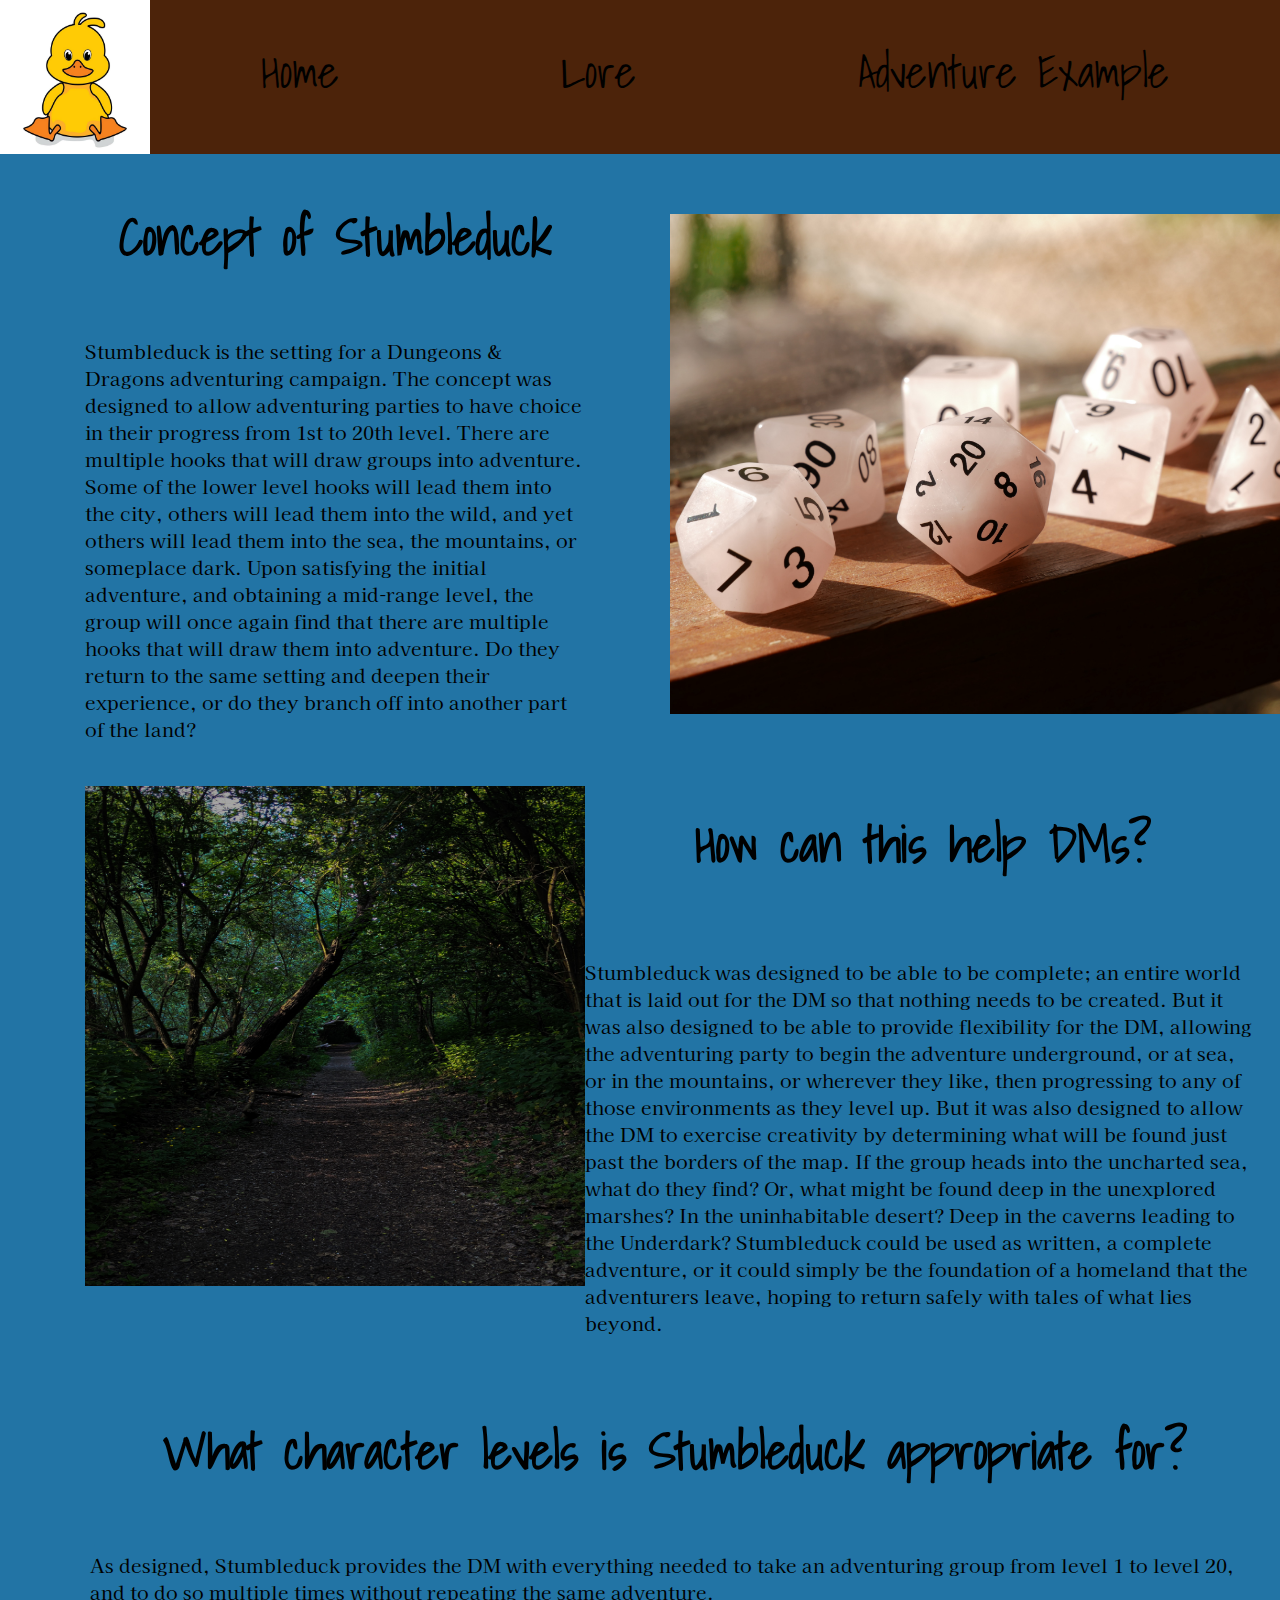
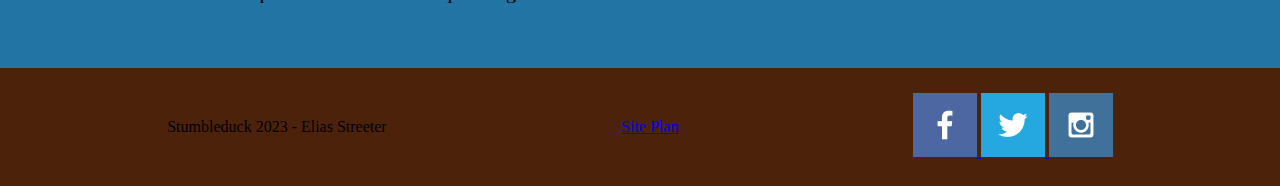
<file: stumbleduck/index.html>
<!DOCTYPE html>
<html lang="en">
<head>
    <meta charset="UTF-8">
    <meta http-equiv="X-UA-Compatible" content="IE=edge">
    <meta name="viewport" content="width=device-width, initial-scale=1.0">
    <link rel="stylesheet" href="styles/style.css">
    <title>Stumbleduck Home</title>
</head>
<body>
    <div id="content">
        <header>
            <a id="logo-link" href="index.html">
                <img class="logo" alt="Stumbleduck Logo" src="images/stumbleduck-temp-logo.jpg">
            </a>
            <nav>
                <a href="index.html">Home</a>
                <a href="lore.html">Lore</a>
                <a href="adventure.html">Adventure Example</a>
            </nav>
        </header>
        <main class="home-grid">
            <section class="concept">
                <h2>
                    Concept of Stumbleduck
                </h2>
                <p>
                    Stumbleduck is the setting for a Dungeons & Dragons adventuring campaign. The concept was designed to allow adventuring parties to have choice in their progress from 1st to 20th level. There are multiple hooks that will draw groups into adventure. Some of the lower level hooks will lead them into the city, others will lead them into the wild, and yet others will lead them into the sea, the mountains, or someplace dark. Upon satisfying the initial adventure, and obtaining a mid-range level, the group will once again find that there are multiple hooks that will draw them into adventure. Do they return to the same setting and deepen their experience, or do they branch off into another part of the land?
                </p>
            </section>
            <img id="dice" alt="playing dice" src="images/dice.jpg" height="500" width="650">
            <img id="forest" alt="forest" src="images/forest-path.jpg" height="500" width="500">
            <section class="DM">
                <h2>
                    How can this help DMs?
                </h2>
                <p>
                    Stumbleduck was designed to be able to be complete; an entire world that is laid out for the DM so that nothing needs to be created. But it was also designed to be able to provide flexibility for the DM, allowing the adventuring party to begin the adventure underground, or at sea, or in the mountains, or wherever they like, then progressing to any of those environments as they level up. But it was also designed to allow the DM to exercise creativity by determining what will be found just past the borders of the map. If the group heads into the uncharted sea, what do they find? Or, what might be found deep in the unexplored marshes? In the uninhabitable desert? Deep in the caverns leading to the Underdark?
                    Stumbleduck could be used as written, a complete adventure, or it could simply be the foundation of a homeland that the adventurers leave, hoping to return safely with tales of what lies beyond. 
                </p>
            </section>
            <div class="characters">
                <h2>
                    What character levels is Stumbleduck appropriate for?
                </h2>
                <p>
                    As designed, Stumbleduck provides the DM with everything needed to take an adventuring group from level 1 to level 20, and to do so multiple times without repeating the same adventure. 
                </p>
            </div>
        </main>
        <footer>
            <p>Stumbleduck 2023 - Elias Streeter</p>
            <p><a href="site-plan.html">Site Plan</a></p>
            <div class="social">
                <a href="https://facebook.com" target="_blank">
                    <img src="images/facebook.png" alt="fb icon">
                </a>
                <a href="https://twitter.com" target="_blank">
                    <img src="images/twitter.png" alt="twitter icon">
                </a>
                <a href="https://instagram.com" target="_blank">
                    <img src="images/instagram.png" alt="instagram icon">
                </a>
            </div>
        </footer>
    </div>
</body>
</html>
</file>
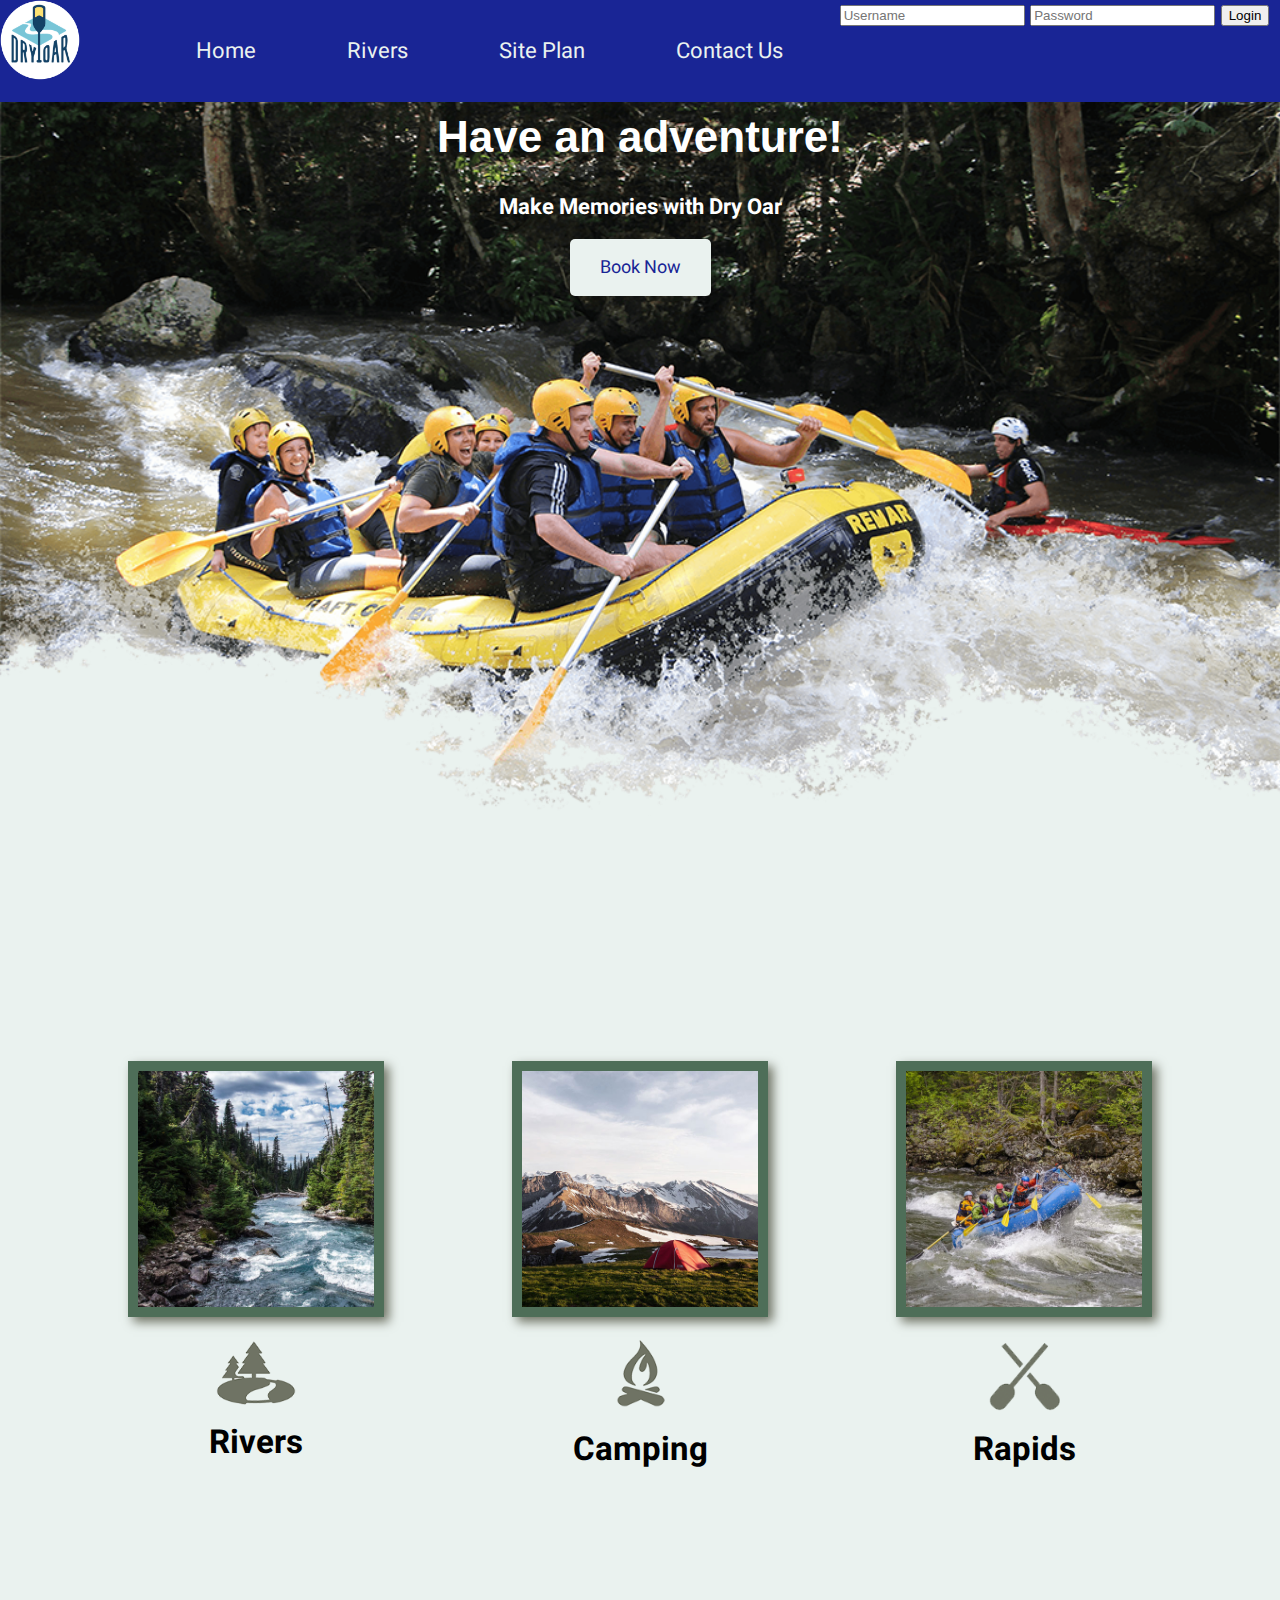
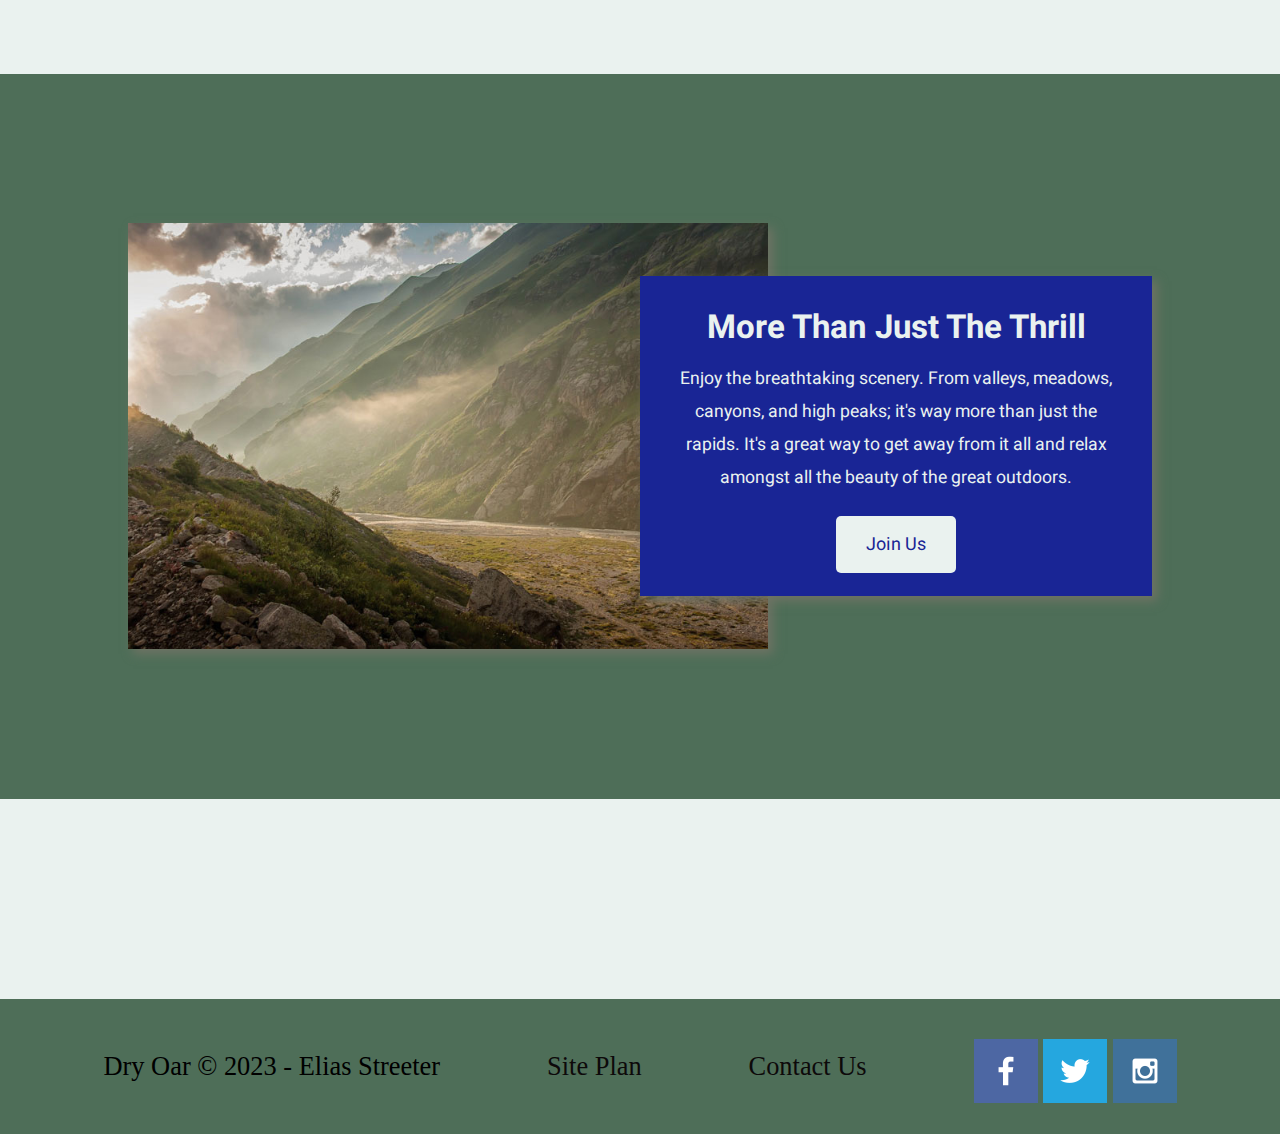
<file: wwr/index.html>
<!DOCTYPE html>
<html lang="en">
<head>
    <meta charset="UTF-8">
    <meta http-equiv="X-UA-Compatible" content="IE=edge">
    <meta name="viewport" content="width=device-width, initial-scale=1.0">
    <link rel="stylesheet" href="styles/style.css">
    <title>Whitewater Rafting Vacations | Dry Oar Boating | Home</title>
</head>
<body>
    <div id="content">
        <header>
            <a id="logo_link" href="index.html">
                <img class="logo" alt="Dry Oar Logo" src="images/logo.png">
            </a>
            <nav>
                <a href="index.html">Home</a>
                <a href="rivers.html">Rivers</a>
                <a href="site-plan-rafting.html">Site Plan</a>
                <a href="contactus.html">Contact Us</a>
                <div class="login-container">
                    <form action="/action_page.php">
                      <input type="text" placeholder="Username" name="username">
                      <input type="text" placeholder="Password" name="psw">
                      <button type="submit">Login</button>
                    </form>
                  </div>
            </nav>
        </header>
        <div id="hero">
            <div id="hero-box">
                <img id="hero-img" src="images/hero.png" alt="People enjoying rafting">
            </div>
            <section id="hero-msg">
                <h1 class="home-title">Have an adventure!</h1>
                <h4>Make Memories with Dry Oar</h4>
                <div class="button-box">
                    <a class="book" href="contactus.html">Book Now</a>
                </div>
            </section>
        </div>
        <main class="home-grid">
            <section class="rivers-card">
                <img class="card-img" src="images/rivers.jpg" alt="river in forest">
                <img class="icon" src="images/river_icon.png" alt="river icon">
                <h2>Rivers</h2>
            </section>
            <section class="camping-card">
                <img class="card-img" src="images/camping.jpg" alt="tent in mountains">
                <img class="icon" src="images/fire_icon.png" alt="fire icon">
                <h2>Camping</h2>
            </section>
            <section class="rapids-card">
                <img class="card-img" src="images/rapids.jpg" alt="rafting boat">
                <img class="icon" src="images/oars.png" alt="oars icon">
                <h2>Rapids</h2>
            </section>
            <div id="background"></div>
            <img class="mountains" src="images/mountains.jpg" alt="Misty mountains">
            <section class="msg">
                <h2>More Than Just The Thrill</h2>
                <p>Enjoy the breathtaking scenery. From valleys, meadows, canyons, and high peaks; it's way more than just the rapids. It's a great way to get away from it all and relax amongst all the beauty of the great outdoors. </p>
                <a class="join" href="rivers.html">Join Us</a>
            </section>
        </main>
        <footer>
            <p>Dry Oar &copy; 2023 - Elias Streeter</p>
            <p><a href="site-plan-rafting.html">Site Plan</a></p>
            <p><a href="contactus.html">Contact Us</a></p>
            <div class="social">
                <a href="https://facebook.com" target="_blank">
                    <img src="images/facebook.png" alt="fb icon">
                </a>
                <a href="https://twitter.com" target="_blank">
                    <img src="images/twitter.png" alt="twitter icon">
                </a>
                <a href="https://instagram.com" target="_blank">
                    <img src="images/instagram.png" alt="instagram icon">
                </a>
            </div>
        </footer>
    </div>
</body>
</html>
</file>
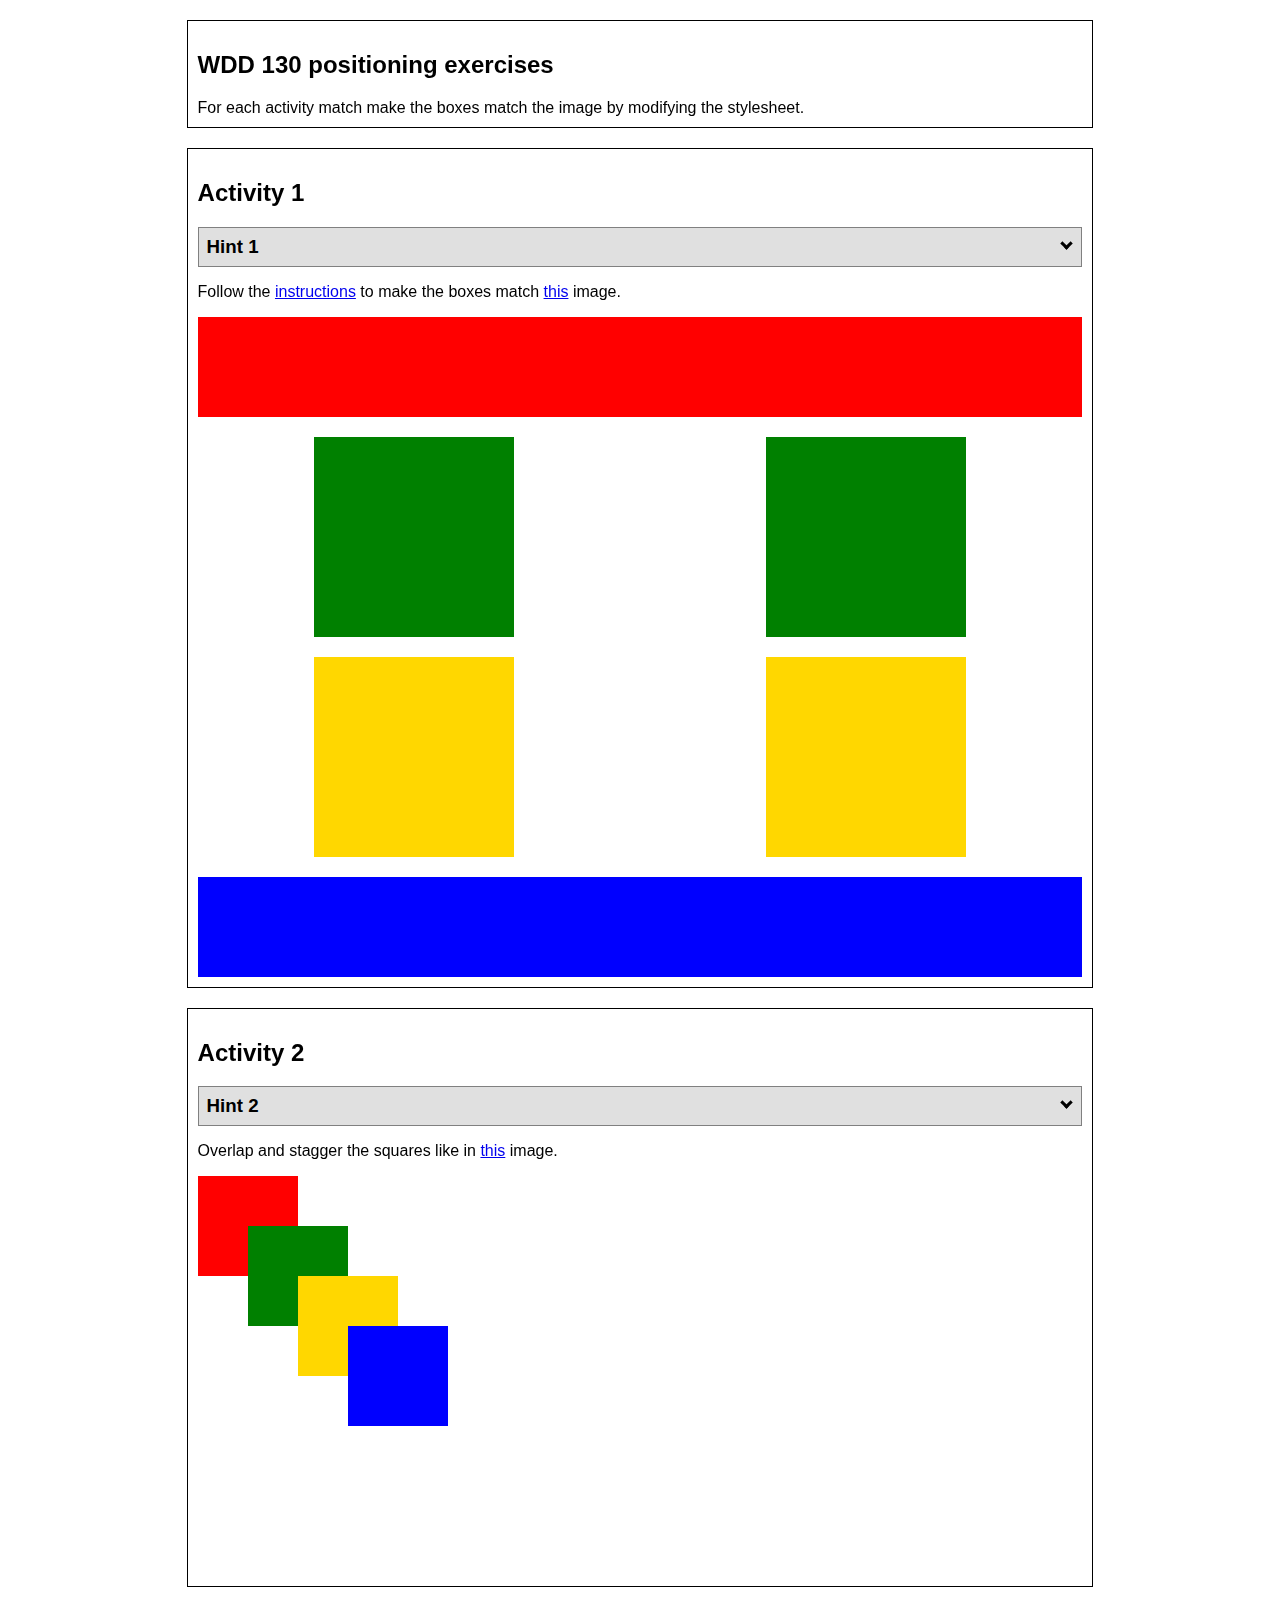
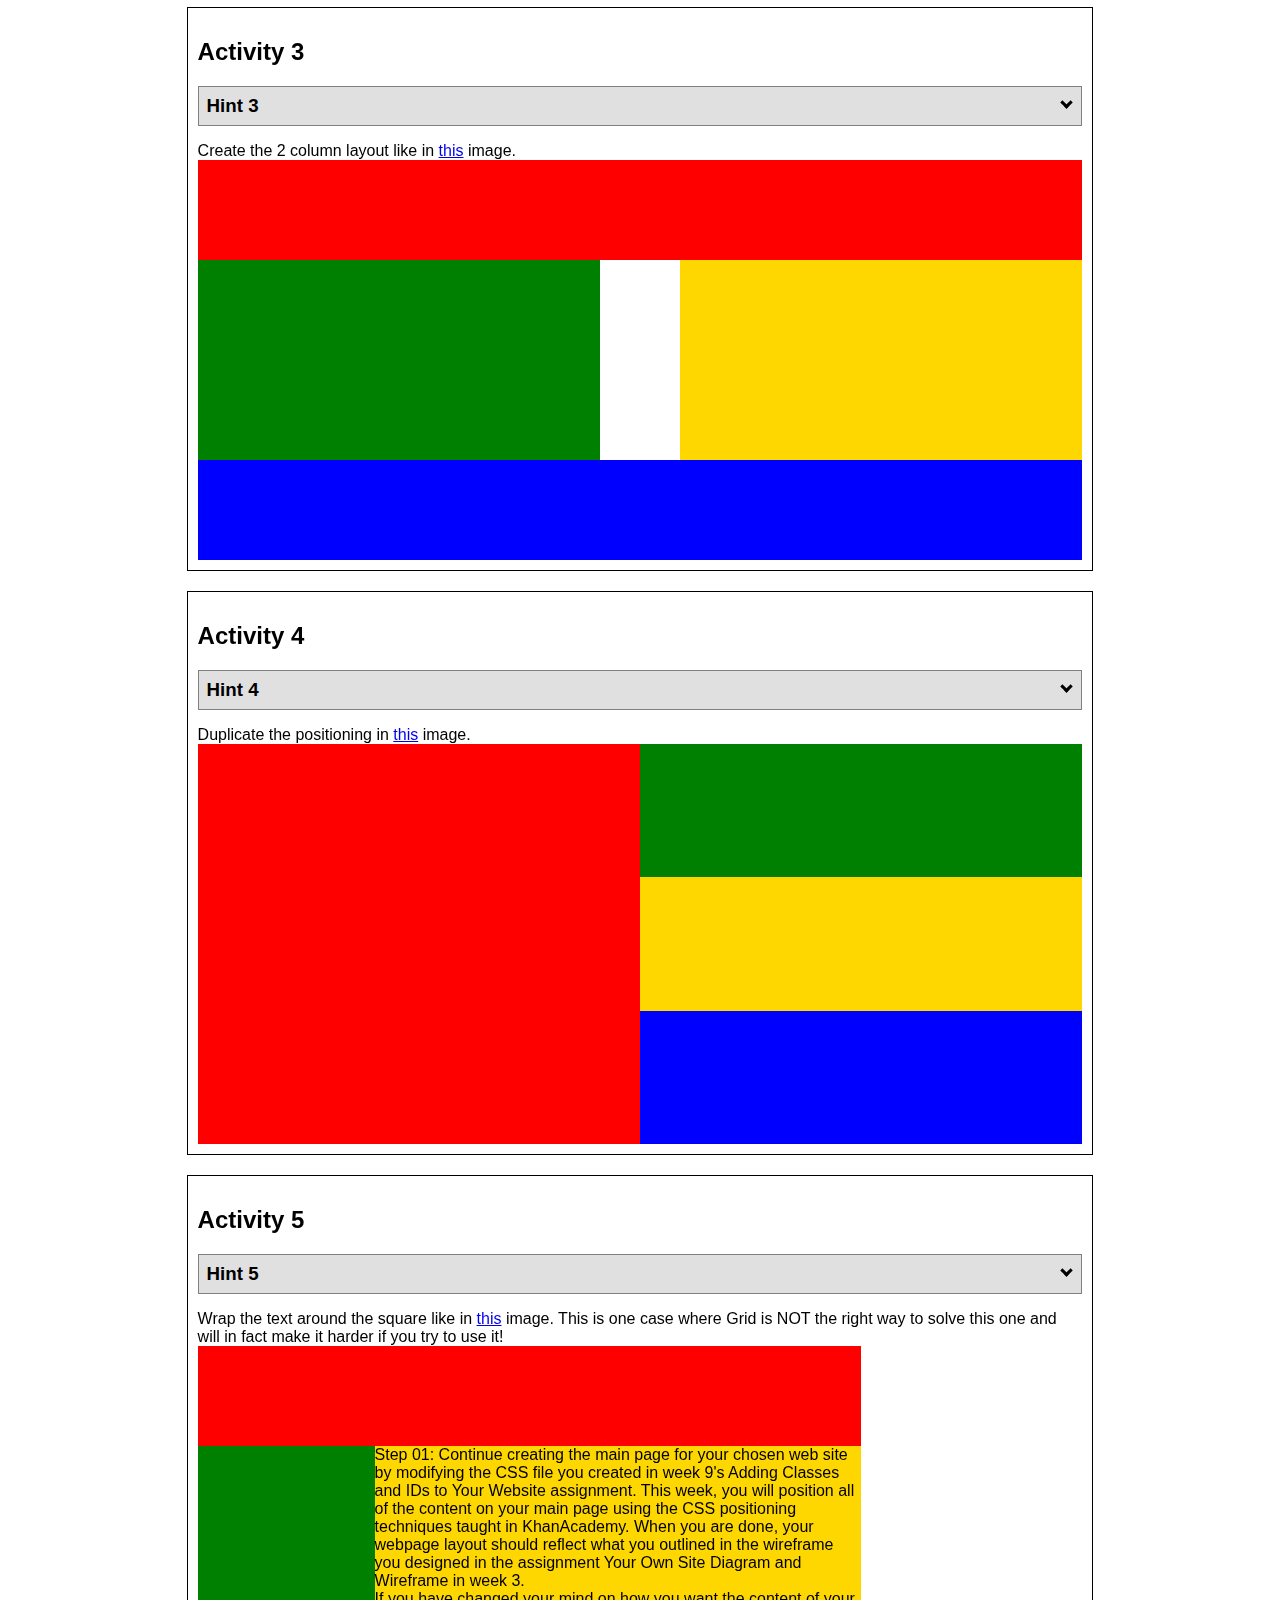
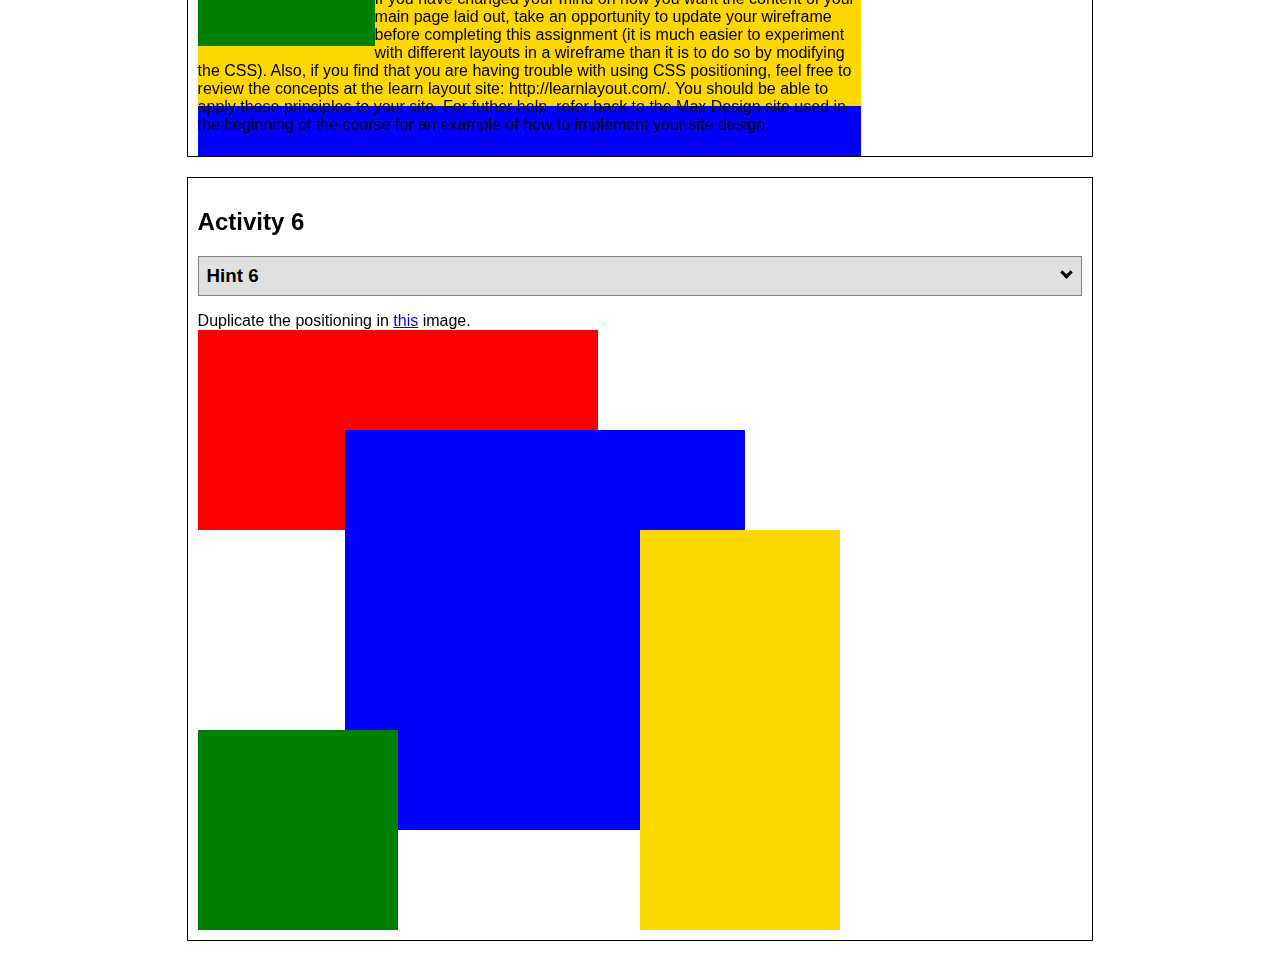
<file: positioning/positioning.html>
<!DOCTYPE html>
<html lang="en">
  <head>
    <!-- HTML - Name: positioning.html -->
    <title>Positioning Activity</title>
    <link rel="stylesheet" type="text/css" href="positionstyles.css" />
  </head>
  <body>
    <div class="activity">
      <h2>WDD 130 positioning exercises</h2>
      For each activity match make the boxes match the image by modifying the stylesheet.</div>
    <div class="activity">
      <h2>Activity 1</h2>
      <section class="hint"><input type="checkbox" ><i></i> <h3>Hint 1</h3><div><p>Check out the <a href="https://byui-wdd.github.io/wdd130/activities/w06-css-positioning.html" target="_blank">activity instructions</a> in Ilearn!</p></div></section>
      <p>Follow the <a href="https://byui-wdd.github.io/wdd130/activities/w06-css-positioning.html" target="_blank">instructions</a> to make the boxes match  <a href="https://byui-wdd.github.io/wdd130/images/example1.png" target="_blank">this</a> image.</p>
      <div class="content1" >
        <div class="red1" ></div>
        <div class="green1" ></div>
        <div class="green1" ></div>
        <div class="yellow1"></div>
        <div class="yellow1"></div>
        <div class="blue1"></div>
      </div>
    </div>
    <div class="activity">
      <h2>Activity 2</h2>
      <section class="hint"><input type="checkbox" > <h3>Hint 2</h3><i></i><div>
      <ul>
      <li>grid-template-columns: 50px 50px 50px 50px 50px </li></ul></div></section>
      <p>Overlap and stagger the squares like in <a href="https://byui-wdd.github.io/wdd130/images/example2.png" target="_blank">this</a> image.</p>
      <div class="content2" >
        <div class="red2" ></div>
        <div class="green2" ></div>
        <div class="yellow2"></div>
        <div class="blue2"></div>
      </div>
    </div>
    <div class="activity">
      <h2>Activity 3</h2>
      <section class="hint"><input type="checkbox" > <h3>Hint 3</h3><i></i><div><p>This one is going to be best solved with CSS Grid. Remember to make the boxes the right width first...then start moving them around. </p><h4>Properties used:</h4><ul><li>display:grid;</li><li>grid-template-columns:</li><li>grid-column-gap:</li>
        <li>grid-column:</li>  </ul></div></section>
      Create the 2 column layout like in <a href="https://byui-wdd.github.io/wdd130/images/example3.png" target="_blank">this</a>  image.
      <div class="content3" >
        <div class="red3" ></div>
        <div class="green3" ></div>
        <div class="yellow3"></div>
        <div class="blue3"></div>
      </div>
    </div>
    <div class="activity">
      <h2>Activity 4</h2>
      <section class="hint"><input type="checkbox" > <h3>Hint 4</h3><i></i><div><p>For the others we have been primarily concerned with width. For this one you will need to adjust height as well. </p><h4>Properties used:</h4><ul><li>display:grid;</li><li>grid-template-columns:</li><li>grid-row:</li></ul></div></section>
      Duplicate the positioning in <a href="https://byui-wdd.github.io/wdd130/images/example4.png" target="_blank">this</a> image. 
      <div class="content4" >
        <div class="red4" ></div>
        <div class="green4" ></div>
        <div class="yellow4"></div>
        <div class="blue4"></div>
      </div>
    </div>

    <div class="activity">
      <h2>Activity 5</h2>
      <section class="hint"><input type="checkbox" > <h3>Hint 5</h3><i></i><div><p>Grid is <strong>not</strong> the right way to do this.  In fact there is only one way to really do that...and that is with float. Remember that we float the thing we want the text to wrap around.  Also remember to start by making all the shapes the right size and shape.</p><h4>Properties used:</h4><ul><li>float: left;</li></ul></div></section>
      Wrap the text around the square like in <a href="https://byui-wdd.github.io/wdd130/images/example5.png" target="_blank">this</a> image. This is one case where Grid is NOT the right way to solve this one and will in fact make it harder if you try to use it!
      <div class="content5" >
        <div class="red5" ></div>
        <div class="green5" ></div>
        <div class="yellow5">Step 01: Continue creating the main page for your chosen web site by modifying the CSS file you created in week 9's Adding Classes and IDs to Your Website assignment. This week, you will position all of the content on your main page using the CSS positioning techniques taught in KhanAcademy. When you are done, your webpage layout should reflect what you outlined in the wireframe you designed in the assignment Your Own Site Diagram and Wireframe in week 3. <br />
          If you have changed your mind on how you want the content of your main page laid out, take an opportunity to update your wireframe before completing this assignment (it is much easier to experiment with different layouts in a wireframe than it is to do so by modifying the CSS). Also, if you find that you are having trouble with using CSS positioning, feel free to review the concepts at the learn layout site: http://learnlayout.com/. You should be able to apply these principles to your site. For futher help, refer back to the Max Design site used in the beginning of the course for an example of how to implement your site design.</div>
        <div class="blue5"></div>
      </div>
    </div>
    <div class="activity">
      <h2>Activity 6</h2>
      <section class="hint"><input type="checkbox" > <h3>Hint 6</h3><i></i><div><p>This one is all about visualizing the grid behind the layout. If you are having a hard time doing that first: all the sizes are even multiples of 100, and second here is another example with the lines drawn: <a href="https://byui-wdd.github.io/wdd130/images/example6-hint.png" target="_blank">example 6 with lines</a>. For this one you will find it easiest if you use px for the column width. You can also use <kbd>z-index</kbd> to control the element layering.    </p><h4>Properties used:</h4><ul><li>display:grid;</li><li>grid-template-columns:</li><li>grid-column:</li><li>grid-row:</li><li><a href="https://www.w3schools.com/cssref/pr_pos_z-index.asp" target="_blank">z-index:</a></li></ul></div></section>
      Duplicate the positioning in <a href="https://byui-wdd.github.io/wdd130/images/example6.png" target="_blank">this</a> image.
      <div class="content6" >
        <div class="red6" ></div>
        <div class="green6" ></div>
        <div class="yellow6"></div>
        <div class="blue6"></div>
      </div>
    </div>
  </body>
</html>
</file>
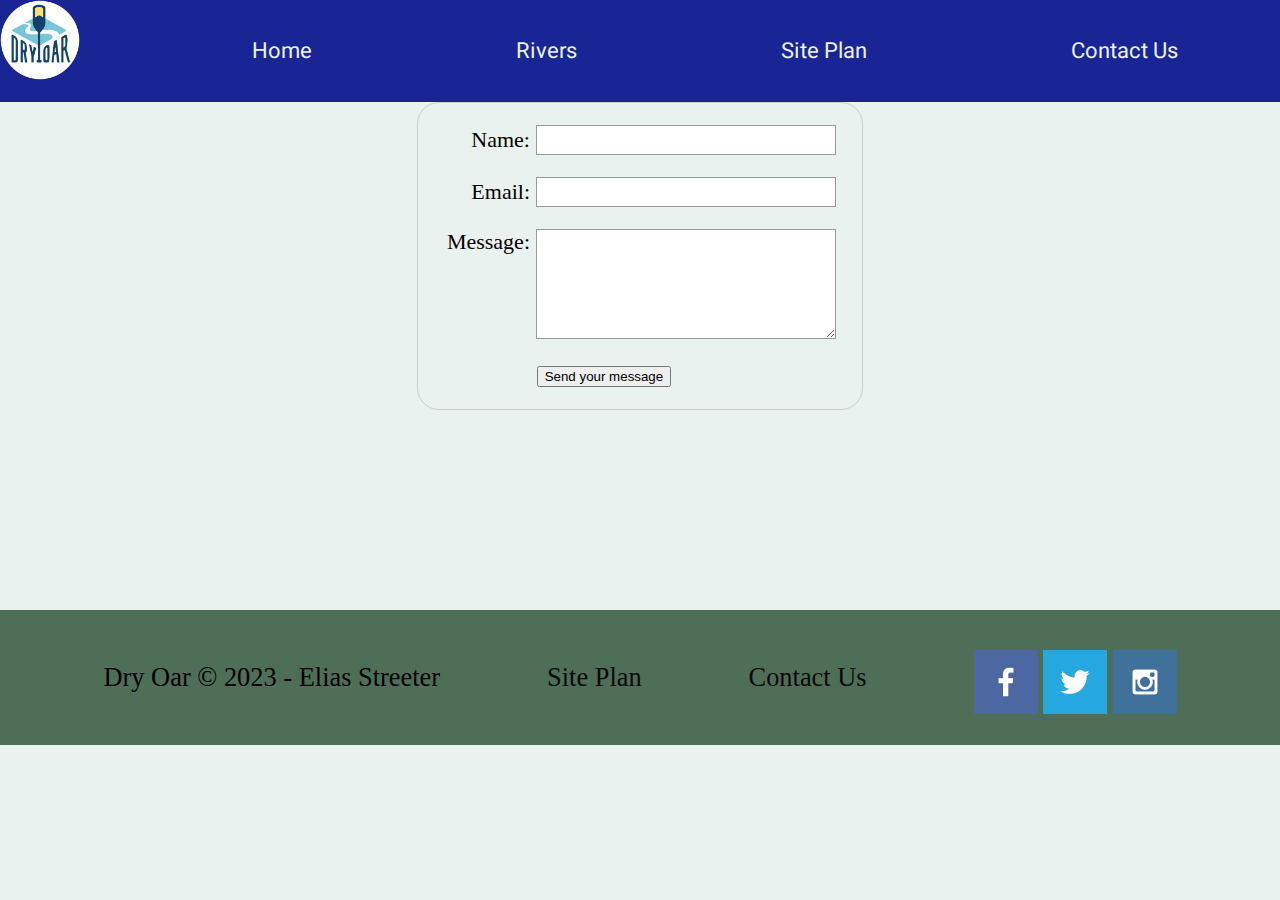
<file: wwr/contactus.html>
<!DOCTYPE html>
<html lang="en">
<head>
    <style>
        form {
            /* Center the form on the page */
            margin: 0 auto;
            width: 400px;
            /* Form outline */
            padding: 1em;
            border: 1px solid #ccc;
            border-radius: 1em;
          }
          
          ul {
            list-style: none;
            padding: 0;
            margin: 0;
          }
          
          form li + li {
            margin-top: 1em;
          }
          
          label {
            /* Uniform size & alignment */
            display: inline-block;
            width: 90px;
            text-align: right;
          }
          
          input,
          textarea {
            /* To make sure that all text fields have the same font settings
               By default, textareas have a monospace font */
            font: 1em sans-serif;
          
            /* Uniform text field size */
            width: 300px;
            box-sizing: border-box;
          
            /* Match form field borders */
            border: 1px solid #999;
          }
          
          input:focus,
          textarea:focus {
            /* Additional highlight for focused elements */
            border-color: #000;
          }
          
          textarea {
            /* Align multiline text fields with their labels */
            vertical-align: top;
          
            /* Provide space to type some text */
            height: 5em;
          }
          
          .button {
            /* Align buttons with the text fields */
            padding-left: 90px; /* same size as the label elements */
          }
          
          button {
            /* This extra margin represent roughly the same space as the space
               between the labels and their text fields */
            margin-left: 0.5em;
          }          
          #feedback {
            background-color: antiquewhite;
            position: absolute;
            top: 0;
            left: 0;
            right: 0;
            padding: .5em;
            /* make this element invisible until we are ready for it */
            display: none;      
        }
        .moveDown {
            margin-top: 3em;
        }
    </style>
    <meta charset="UTF-8">
    <meta http-equiv="X-UA-Compatible" content="IE=edge">
    <meta name="viewport" content="width=device-width, initial-scale=1.0">
    <link rel="stylesheet" href="styles/style.css">
    <title>Whitewater Rafting Vacations | Dry Oar Boating | Contact Us</title>
</head>
<body>
    <div id="content">
        <header>
            <a id="logo_link" href="index.html">
                <img class="logo" alt="Dry Oar Logo" src="images/logo.png">
            </a>
            <nav>
                <a href="index.html">Home</a>
                <a href="rivers.html">Rivers</a>
                <a href="site-plan-rafting.html">Site Plan</a>
                <a href="contactus.html">Contact Us</a>
            </nav>
        </header>
        <main>
            <div id="feedback"></div>
            <form action="/my-handling-form-page" method="post">
                <ul>
                    <li>
                      <label for="name">Name:</label>
                      <input type="text" id="name" name="user_name" />
                    </li>
                    <li>
                      <label for="mail">Email:</label>
                      <input type="email" id="mail" name="user_email" />
                    </li>
                    <li>
                      <label for="msg">Message:</label>
                      <textarea id="msg" name="user_message"></textarea>
                    </li>
                    <li class="button">
                        <button type="submit">Send your message</button>
                    </li>
                  </ul>
            </form>
            <script>
                // get the feedback div element so we can do something with it.
                const feedbackElement = document.getElementById('feedback');
                // get the form so we can read what was entered in it.
                const formElement = document.forms[0];
                // add a 'listener' to wait for a submission of our form. When that happens run the code below.
                formElement.addEventListener('submit', function(e) {
                    // stop the form from doing the default action.
                    e.preventDefault();
                    // set the contents of our feedback element to a message letting the user know the form was submitted successfully. Notice that we pull the name that was entered in the form to personalize the message!
                    feedbackElement.innerHTML = 'Hello '+ formElement.user_name.value +'! Thank you for your message. We will get back with you as soon as possible!';
                    // make the feedback element visible.
                    feedbackElement.style.display = "block";
                    // add a class to move everything down so our message doesn't cover it.
                    document.body.classList.toggle('moveDown');
                });
            </script>
        </main>
        <footer>
            <p>Dry Oar &copy; 2023 - Elias Streeter</p>
            <p><a href="site-plan-rafting.html">Site Plan</a></p>
            <p><a href="contactus.html">Contact Us</a></p>
            <div class="social">
                <a href="https://facebook.com" target="_blank">
                    <img src="images/facebook.png" alt="fb icon">
                </a>
                <a href="https://twitter.com" target="_blank">
                    <img src="images/twitter.png" alt="twitter icon">
                </a>
                <a href="https://instagram.com" target="_blank">
                    <img src="images/instagram.png" alt="instagram icon">
                </a>
            </div>
        </footer>
    </div>
</body>
</html>
</file>
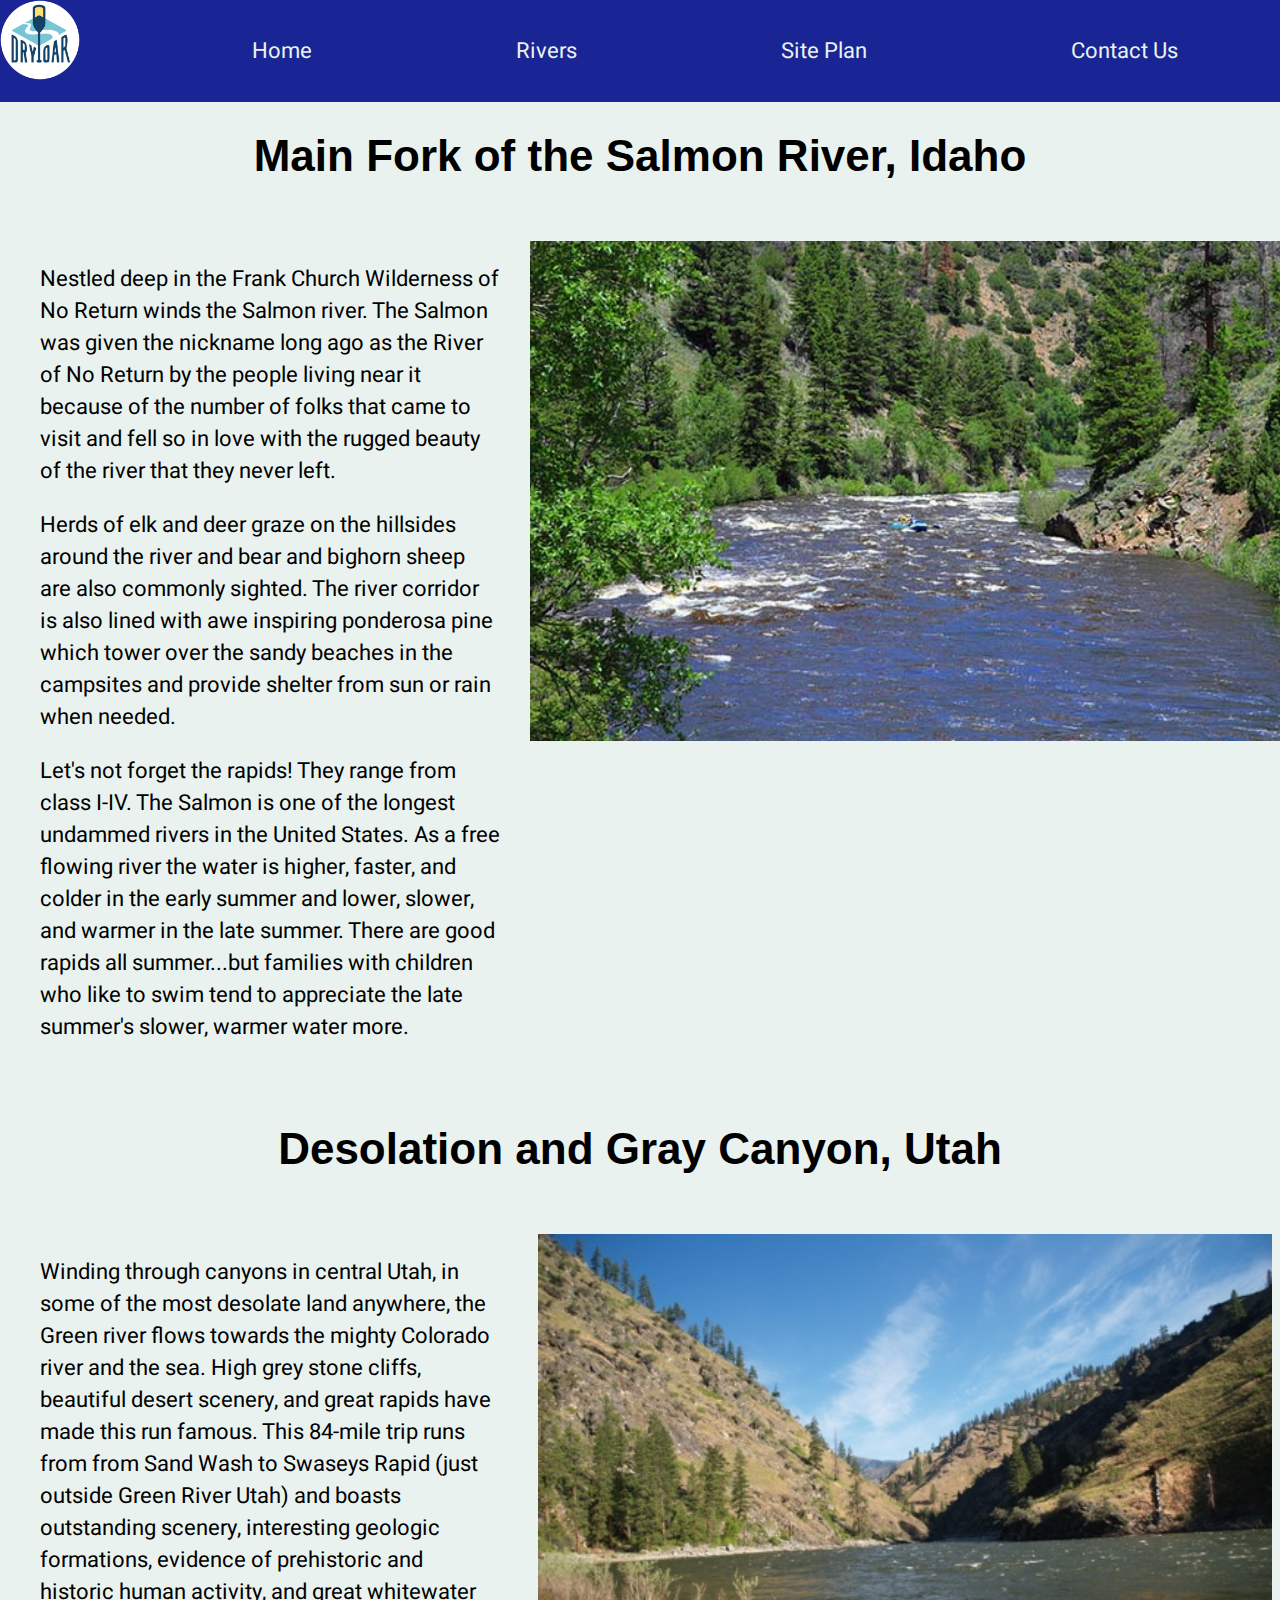
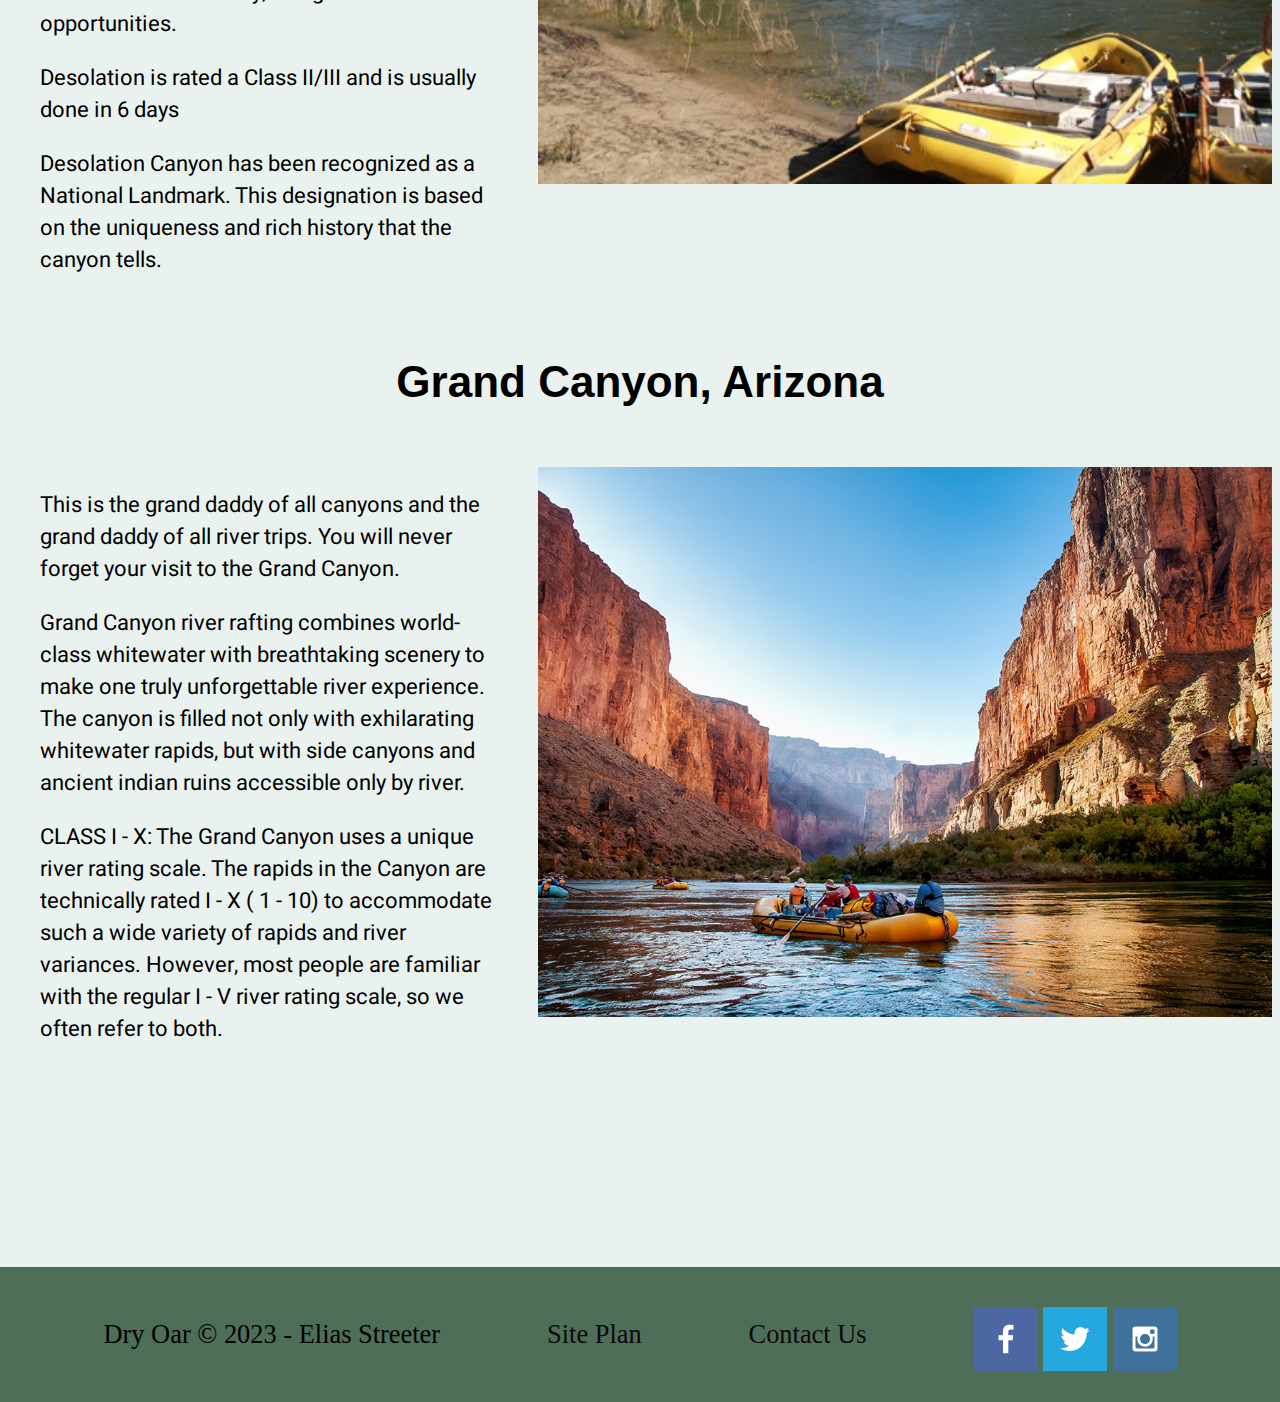
<file: wwr/rivers.html>
<!DOCTYPE html>
<html lang="en">
<head>
    <meta charset="UTF-8">
    <meta http-equiv="X-UA-Compatible" content="IE=edge">
    <meta name="viewport" content="width=device-width, initial-scale=1.0">
    <link rel="stylesheet" href="styles/style.css">
    <title>Whitewater Rafting Vacations | Dry Oar Boating | Rivers</title>
</head>
<body>
    <div id="content">
        <header>
            <a id="logo_link" href="index.html">
                <img class="logo" alt="Dry Oar Logo" src="images/logo.png">
            </a>
            <nav>
                <a href="index.html">Home</a>
                <a href="rivers.html">Rivers</a>
                <a href="site-plan-rafting.html">Site Plan</a>
                <a href="contactus.html">Contact Us</a>
            </nav>
        </header>
        <main class="rivers-grid">
            <h1>Main Fork of the Salmon River, Idaho</h1>
            <div>
                <p>
                    Nestled deep in the Frank Church Wilderness of No Return winds the Salmon river. The Salmon was given the nickname long ago as the River of No Return by the people living near it because of the number of folks that came to visit and fell so in love with the rugged beauty of the river that they never left.
                </p>
                <p>
                    Herds of elk and deer graze on the hillsides around the river and bear and bighorn sheep are also commonly sighted. The river corridor is also lined with awe inspiring ponderosa pine which tower over the sandy beaches in the campsites and provide shelter from sun or rain when needed.
                </p>
                <p>
                    Let's not forget the rapids! They range from class I-IV. The Salmon is one of the longest undammed rivers in the United States. As a free flowing river the water is higher, faster, and colder in the early summer and lower, slower, and warmer in the late summer. There are good rapids all summer...but families with children who like to swim tend to appreciate the late summer's slower, warmer water more.
                </p>
            </div>
            <img alt="river forest" src="images/idaho.jpg" height="500">
            <h1>Desolation and Gray Canyon, Utah</h1>
            <div>
                <p>
                    Winding through canyons in central Utah, in some of the most desolate land anywhere, the Green river flows towards the mighty Colorado river and the sea. High grey stone cliffs, beautiful desert scenery, and great rapids have made this run famous. This 84-mile trip runs from from Sand Wash to Swaseys Rapid (just outside Green River Utah) and boasts outstanding scenery, interesting geologic formations, evidence of prehistoric and historic human activity, and great whitewater opportunities.
                </p>
                <p>
                    Desolation is rated a Class II/III and is usually done in 6 days
                </p>
                <p>
                    Desolation Canyon has been recognized as a National Landmark.  This designation is based on the uniqueness and rich history that the canyon tells.
                </p>
            </div>
            <img alt="river valley" src="images/utah.jpg" height="550">
            <h1>Grand Canyon, Arizona</h1>
            <div>
                <p>
                    This is the grand daddy of all canyons and the grand daddy of all river trips. You will never forget your visit to the Grand Canyon.
                </p>
                <p>
                    Grand Canyon river rafting combines world-class whitewater with breathtaking scenery to make one truly unforgettable river experience. The canyon is filled not only with exhilarating whitewater rapids, but with side canyons and ancient indian ruins accessible only by river.
                </p>
                <p>
                    CLASS I - X: The Grand Canyon uses a unique river rating scale. The rapids in the Canyon are technically rated I - X ( 1 - 10) to accommodate such a wide variety of rapids and river variances. However, most people are familiar with the regular I - V river rating scale, so we often refer to both.
                </p>
            </div>
            <img alt="river canyon" src="images/canyon.jpg" height="550">
        </main>
        <footer>
            <p>Dry Oar &copy; 2023 - Elias Streeter</p>
            <p><a href="site-plan-rafting.html">Site Plan</a></p>
            <p><a href="contactus.html">Contact Us</a></p>
            <div class="social">
                <a href="https://facebook.com" target="_blank">
                    <img src="images/facebook.png" alt="fb icon">
                </a>
                <a href="https://twitter.com" target="_blank">
                    <img src="images/twitter.png" alt="twitter icon">
                </a>
                <a href="https://instagram.com" target="_blank">
                    <img src="images/instagram.png" alt="instagram icon">
                </a>
            </div>
        </footer>
    </div>
</body>
</html>
</file>
<file: stumbleduck/styles/style.css>
@import url('https://fonts.googleapis.com/css2?family=Kaisei+Decol:wght@500&family=Shadows+Into+Light&display=swap');
#content {
    max-width: 1600px;
    margin: 0 auto;
    background-color: #2274a5;
}
body {
    margin: 0;
}
nav {
    display: flex;
    justify-content: space-around;
}
nav a {
    text-align: center;
    color: #000000;
    font-family: "Shadows Into Light", Helvetica, sans-serif;
    font-size: 45px;
    text-decoration: none;
    padding: 35px;
}
nav a:hover {
    text-align: center;
    color: #000000;
    font-family: "Kaisei Decol", Helvetica, sans-serif;
    font-size: 45px;
    text-decoration: none;
    padding: 35px;
}
header {
    background-color: #4c230a;
    display: grid;
    grid-template-columns: 150px auto;
}
.logo {
    width: 150px;
    height: 100%;
}
.home-grid {
    display: grid;
    grid-template-columns: 1fr 1fr;
    grid-template-rows: 1fr 1fr 100px;
}
.concept {
    display: grid;
    grid-column: 1/2;
    grid-row: 1/2;
    justify-items: center;
    margin-left: 85px;
}
.DM {
    display: grid;
    grid-column: 2/3;
    grid-row: 2/3;
    justify-items: center;
    margin-right: 60px;
}
.characters {
    display: grid;
    grid-column: 1/3;
    grid-row: 3/4;
    justify-items: center;
    margin-left: 90px;
    margin-right: 60px;
}
#dice {
    margin-left: 85px;
    margin-top: 60px;
}
#forest {
    margin-left: 85px;
    margin-top: 25px;
}
.concept h2 {
    font-family: "Shadows Into Light", Helvetica, sans-serif;
    font-size: 50px;
}
.DM h2 {
    font-family: "Shadows Into Light", Helvetica, sans-serif;
    font-size: 50px;
}
.characters h2 {
    font-family: "Shadows Into Light", Helvetica, sans-serif;
    font-size: 50px;
}
.concept p {
    font-family: "Kaisei Decol", Helvetica, sans-serif;
    font-size: 19px;
}
.DM p {
    font-family: "Kaisei Decol", Helvetica, sans-serif;
    font-size: 19px;
}
.characters p {
    font-family: "Kaisei Decol", Helvetica, sans-serif;
    font-size: 19px;
}
footer {
    background-color: #4c230a;
    padding: 25px 50px;
    margin-top: 200px;
    display: flex;
    justify-content: space-around;
    align-items: center;
}

/*
lore page css
*/

.lore-grid {
    display: grid;
    grid-template-columns: 1fr 1fr;
    grid-template-rows: 450px 125px 1fr;
    justify-items: center;
}
.lore-grid h1{
    grid-row: 2/3;
    grid-column: 1/3;
    font-family: "Shadows Into Light", Helvetica, sans-serif;
    font-size: 50px;
}
.lore-content {
    margin-left: 75px;
    margin-right: 75px;
    grid-row: 3/4;
    grid-column: 1/3;
    font-family: "Kaisei Decol", Helvetica, sans-serif;
    font-size: 17px;
}
#map {
    margin-top: 80px;
}
#mountain {
    margin-top: 80px;
}

/*
adventure page css
*/

.adventure-grid {
    display: grid;
    grid-template-rows: 650px 1fr 500px;
    justify-items: center;
}
.adventure-grid p {
    margin-left: 100px;
    margin-right: 100px;
    margin-bottom: 70px;
    font-family: "Kaisei Decol", Helvetica, sans-serif;
    font-size: 17px;
}
#cave {
    grid-row: 1/2;
    margin-top: 80px;
}
#game {
    grid-row: 3/4;
}
</file>
<file: wwr/styles/style.css>
@import url('https://fonts.googleapis.com/css2?family=Heebo:wght@300&family=Permanent+Marker&display=swap');
#content {
    max-width: 1600px;
    margin: 0 auto;
}
nav {
    display: flex;
    justify-content: space-around;
}
nav a {
    color: #EAF2EF;
    text-align: center;
    text-decoration: none;
    font-family: Heebo, Helvetica, sans-serif;
    padding: 35px;
}
#hero-msg h1, #hero-msg h4 {
    text-align: center;
    color: white;
}
.button-box {
    text-align: center;
}
main section {
    text-align: center;
}
#background {
    height: 725px;
    background-color: #4E6E58;
    grid-column: 1/11;
    grid-row: 4/9;
}
body {
    background-color: #EAF2EF;
    font-size: 22px;
    padding: 0;
    margin: 0;
}
h2 {
    margin: 0;
}
header {
    background-color: #192595;
    display: grid;
    grid-template-columns: 150px auto;
}
nav a:hover {
    background-color: #4E6E58;
    color: #0D090A;
}
.book, .join {
    background-color: #EAF2EF;
    color: #192595;
    text-decoration: none;
    font-family: Heebo, Helvetica, sans-serif;
    font-size: 18px;
    padding: 15px 30px;
    margin-top: 50px;
    border-radius: 5px;
}
.card-img {
    border: 10px solid #4E6E58;
    transition: transform .5s;
    box-shadow: 5px 5px 10px #6f7364;
    width: 100%;
}
.card-img:hover {
    opacity: .6;
    transform: scale(1.1);
}
.mountains {
    width: 100%;
    grid-column: 2/7;
    grid-row: 5/8;
    box-shadow: 5px 5px 10px #6f7364;
}
main section img {
    box-sizing: border-box;
}
.book:hover, .join:hover {
    background-color: #4E6E58;
    color: #0D090A;
}
.msg {
    background-color: #192595;
    line-height: 1.5em;
    padding: 35px;
    grid-column: 6/10;
    grid-row: 6/7;
    box-shadow: 5px 5px 10px #6f7364;
}
footer {
    background-color: #4E6E58;
    padding: 25px 50px;
    margin-top: 200px;
    display: flex;
    justify-content: space-around;
    align-items: center;
}
.home-title {
    color: #192595;
    font-family: "Permanent Marker", Helvetica, sans-serif;
    font-size: 2em;
    margin-top: 10px;
}
h4 {
    color: #0D090A;
    font-family: Heebo, Helvetica, sans-serif;
}
.msg h2 {
    color: #EAF2EF;
    font-family: Heebo, Helvetica, sans-serif;
}
.msg p {
    color: #EAF2EF;
    font-family: Heebo, Helvetica, sans-serif;
    font-size: .8em;
    padding-bottom: 15px;
}
footer a {
    color: #0D090A;
    text-decoration: none;
}
footer a:hover {
    color: #192595;
}
.logo {
    width: 80px;
}
.icon {
    width: 80px;
    padding-top: 10px;
}
#hero-img {
    width: 100%;
}
footer p {
    font-size: 1.2em;
}
footer p:hover {
    text-decoration: underline;
}
.home-grid {
    font-family: Heebo, Helvetica, sans-serif;
    display: grid;
    grid-template-columns: repeat(10, 1fr);
}
#logo-link {
    padding-top: 5px;
    justify-self: center;
    align-self: center;
}
footer .social img {
    padding-top: 15px;
}
.rivers-card {
    margin: 200px 0;
    grid-column: 2/4;
    grid-row: 2/3;
}
.camping-card {
    margin: 200px 0;
    grid-column: 5/7;
    grid-row: 2/3;
}
.rapids-card {
    margin: 200px 0;
    grid-column: 8/10;
    grid-row: 2/3;
}
#hero {
    display: grid;
    grid-template-columns: 1fr 3fr 1fr;
    margin-top: -100px;
}
#hero-box {
    grid-column: 1/4;
    grid-row: 1/3;
    z-index: -1;
}
#hero-msg {
    grid-column: 2/3;
    grid-row: 1/2;
    margin-top: 100px;
}

/*
Sub-page css
*/

.rivers-grid {
    display: grid;
    grid-template-columns: 1fr 1fr;
    justify-items: center;
    gap: 30px;
}
.rivers-grid h1 {
    grid-column: 1/3;
    font-family: "Permanent Marker", Helvetica, sans-serif;
}
.rivers-grid p {
    margin-left: 40px;
    font-family: Heebo, Helvetica, sans-serif;
}

@media screen and (max-width: 900px) {
    #hero, .home-grid {
        display: block;
        height: auto;
    }
    nav, footer {
        flex-direction: column;
    }
    nav a {
        display: block;
        padding: 15px;
    }
    #hero {
        margin-top: 0;
    }
    #hero-msg {
        margin-top: 0;
    }
    #hero-msg h4 {
        display: none;
    }
    .home-title {
        font-size: 25px;
        color: #6f7364;
    }
    .rivers-card, .camping-card, .rapids-card { 
        margin: 50px auto;
        width: 60%;
    }
    #background {
        display: none;
    }
    .mountains, .msg {
        width: 80%;
        display: block;
        margin: 0 auto;
    }
    footer {
        margin-top: 25px;
    }
}
</file>
<file: positioning/positionstyles.css>
/* CSS - Name: "positionstyles.css" */
/* Activity 1 styles */
.content1 {
  /* This is the parent of the activity 1 boxes. */
  display: grid;
  grid-template-columns: 1fr 1fr;
  justify-items: center;
  gap: 20px;
}
.red1 { 
  width: 100%; 
  height: 100px; 
  background-color: red; 
  grid-column: 1/3;
} 
.green1 {
  width: 200px; 
  height: 200px; 
  background-color: green; 

} 
.yellow1 {
  width: 200px; 
  height: 200px; 
  background-color: gold; 
} 
.blue1 {
  width: 100%; 
  height: 100px; 
  background-color: blue;
  grid-column: 1/3;
} 
/* Activity 2 styles */ 
.content2 {
  /* This is the parent of the activity 2 boxes. (and filled in to stop the program from complaining)*/
  grid-template-columns: 50px 50px 50px 50px 50px;
}
.red2 {
  width: 100px; 
  height: 100px; 
  background-color: red; 
  margin-bottom: -50px;
} 
.green2 { 
  width: 100px; 
  height: 100px; 
  background-color: green; 
  margin-left: 50px;
  margin-bottom: -50px;
} 
.yellow2 {
  width: 100px; 
  height: 100px; 
  background-color: gold; 
  margin-left: 100px;
  margin-bottom: -50px;
} 
.blue2 {
  width: 100px; 
  height: 100px; 
  background-color: blue; 
  margin-left: 150px;
  margin-bottom: 150px;
} 
/* Activity 3 styles */ 
.content3 {
  /* This is the parent of the activity 3 boxes. */
  display: grid;
  grid-template-columns: 1fr 1fr;
  grid-column-gap: 80px;
}
.red3 {
  width: 100%; 
  height: 100px; 
  background-color: red; 
  grid-column: 1/3;
} 
.green3 {
  width: 100%; 
  height: 200px; 
  background-color: green;
} 
.yellow3 {
  width: 100%; 
  height: 200px; 
  background-color: gold; 
} 
.blue3 {
  width: 100%;
  height: 100px; 
  background-color: blue; 
  grid-column: 1/3;
} 
/* Activity 4 styles */ 
.content4 {
  /* This is the parent of the activity 4 boxes. */
  display: grid;
  height: 400px;
  grid-template-columns: 1fr 1fr;
}
.red4 {
  width: 100%; 
  height: 100%; 
  background-color: red; 
  grid-row: 1/4;
} 
.green4 {
  width: 100%; 
  height: 100%; 
  background-color: green; 
} 
.yellow4 {
  width: 100%; 
  height: 100%; 
  background-color: gold; 
} 
.blue4 {
  width: 100%; 
  height: 100%; 
  background-color: blue; 
} 
/* Activity 5 styles */ 
.content5 {
  /* This is the parent of the activity 5 boxes. */
  height: 400px;
}
.red5 { 
  width: 75%; 
  height: 100px; 
  background-color: red; 
} 
.green5 { 
  width: 20%; 
  height: 50%; 
  background-color: green; 
  float: left;
} 
.yellow5 {
  width: 75%; 
  height: 260px; 
  background-color: gold; 
} 
.blue5 {
  width: 75%; 
  height: 100px; 
  background-color: blue; 
} 
/* Activity 6 styles */ 
.content6 {
  /* This is the parent of the activity 6 boxes. */
  display: grid;
  grid-template-columns: 1fr 1fr 1fr 1fr 1fr 1fr;
}
.red6 {
  width: 400px; 
  height: 200px; 
  background-color: red; 
  grid-column: 1/5;
  grid-row: 1/3;
  z-index: -2;
} 
.green6 {
  width: 200px; 
  height: 200px; 
  background-color: green; 
  grid-column: 1/3;
  grid-row: 4/6;
} 
.yellow6 {
  width: 200px; 
  height: 400px; 
  background-color: gold; 
  grid-column: 4/6;
  grid-row: 3/6;
} 
.blue6 {
  width: 400px; 
  height: 400px; 
  background-color: blue; 
  grid-column: 2/5;
  grid-row: 2/5;
  z-index: -1;
} 


/* Do not make any changes below here */
.activity {
  width: 70%; 
  margin: 20px auto; 
  font-family: Arial, sans-serif; 
  border: 1px solid black; 
  padding: 10px; 
  clear:both; 
  overflow: auto;
} 

.hint {
  border: 1px solid grey;
  background: #e0e0e0;
  padding: .5em;
  position: relative;
  margin: 1em 0;
}
.hint h3 {
  margin: 0;
}
.hint:hover {
  background: #d0d0d0;
}
.hint > div {
  display: none;
}

.hint input[type=checkbox] {
  position: absolute;
  width: 100%;
  height: 100%;
  opacity: 0;
  z-index: 1;
  cursor: pointer;
}

.hint input[type=checkbox]:checked ~ div {
  display: block;
}

.hint i {
  position: absolute;
  transform: translate(-6px, 0);
  margin-top: 16px;
  right: 10px;
  top: -3px;
}
.hint i:before, .hint i:after {
  content: "";
  position: absolute;
  background-color: black;
  width: 3px;
  height: 9px;
}
.hint i:before {
  transform: translate(2px, 0) rotate(45deg);
}
.hint i:after {
  transform: translate(-2px, 0) rotate(-45deg);
}

.hint input[type=checkbox]:checked ~ i:before {
  transform: translate(-2px, 0) rotate(45deg);
}
.hint input[type=checkbox]:checked ~ i:after {
  transform: translate(2px, 0) rotate(-45deg);
}
.hint a {
  position: relative;
  z-index: 1;
}
</file>
